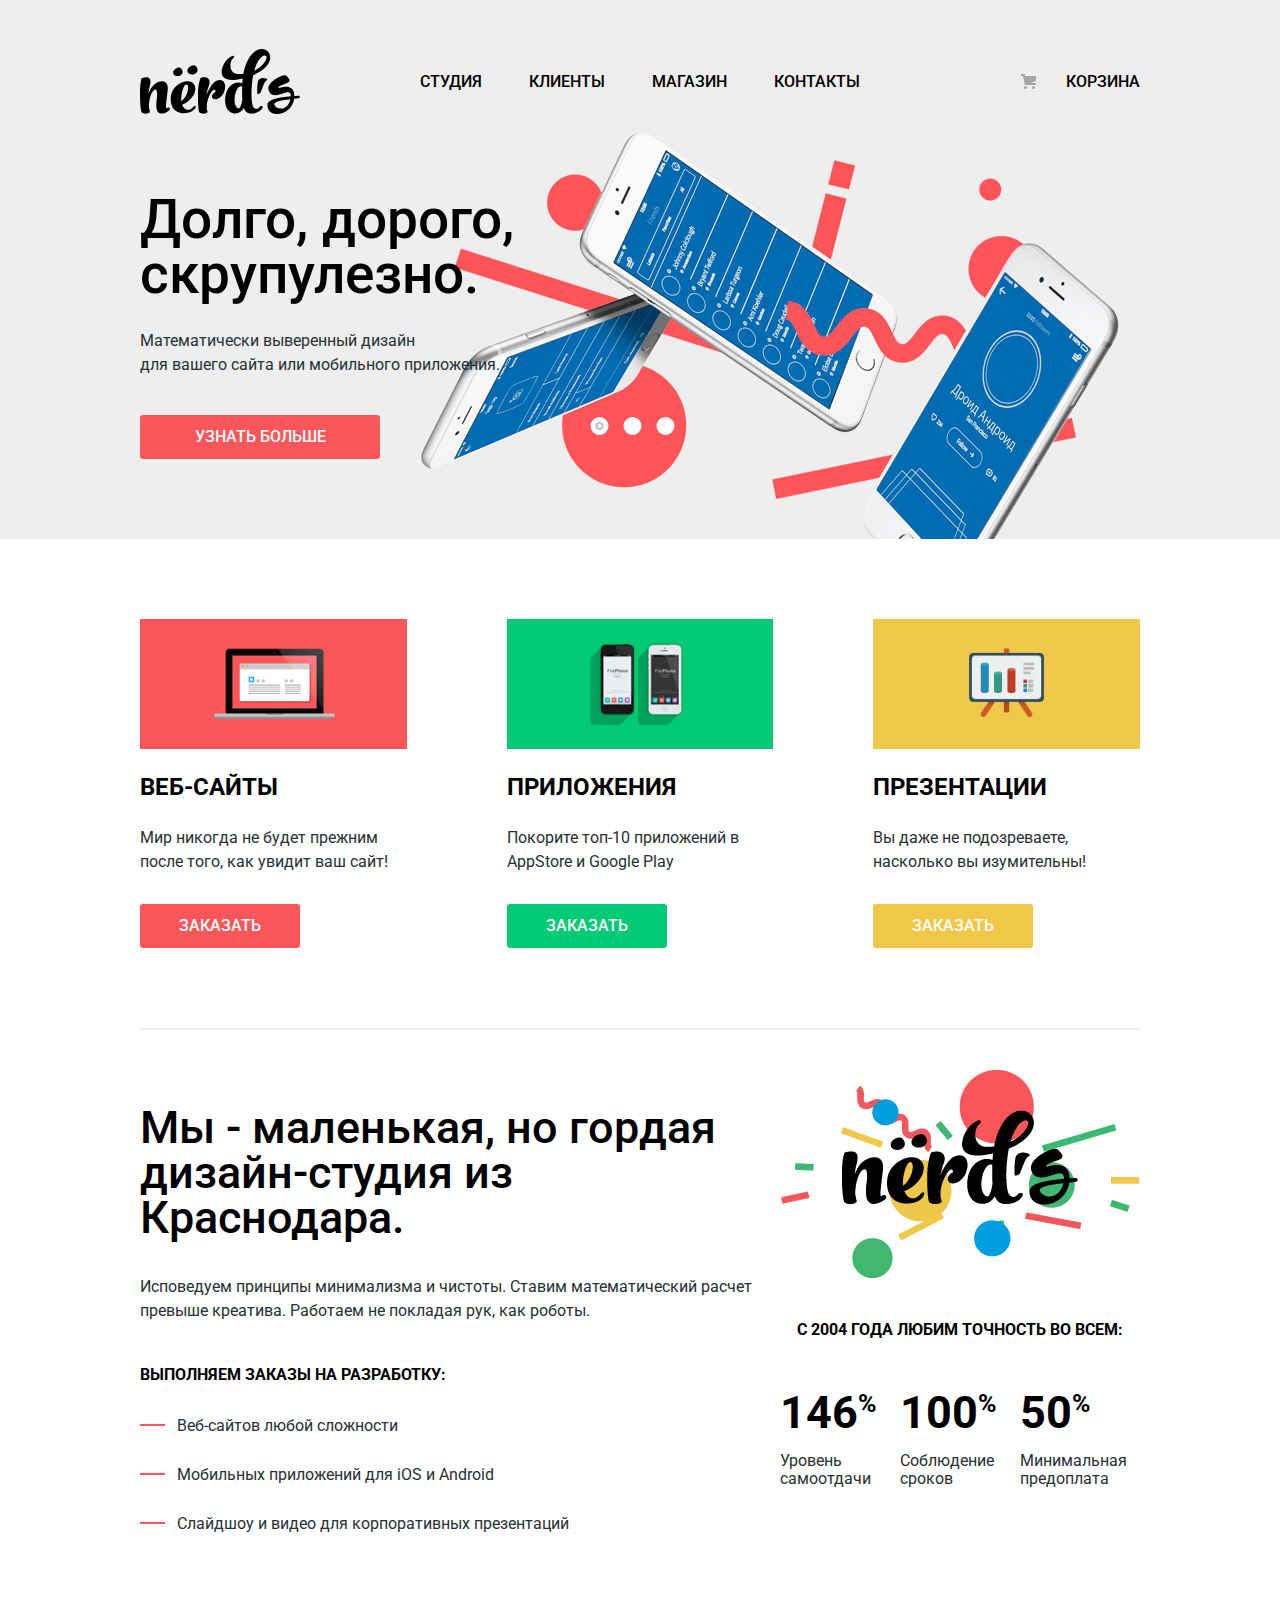
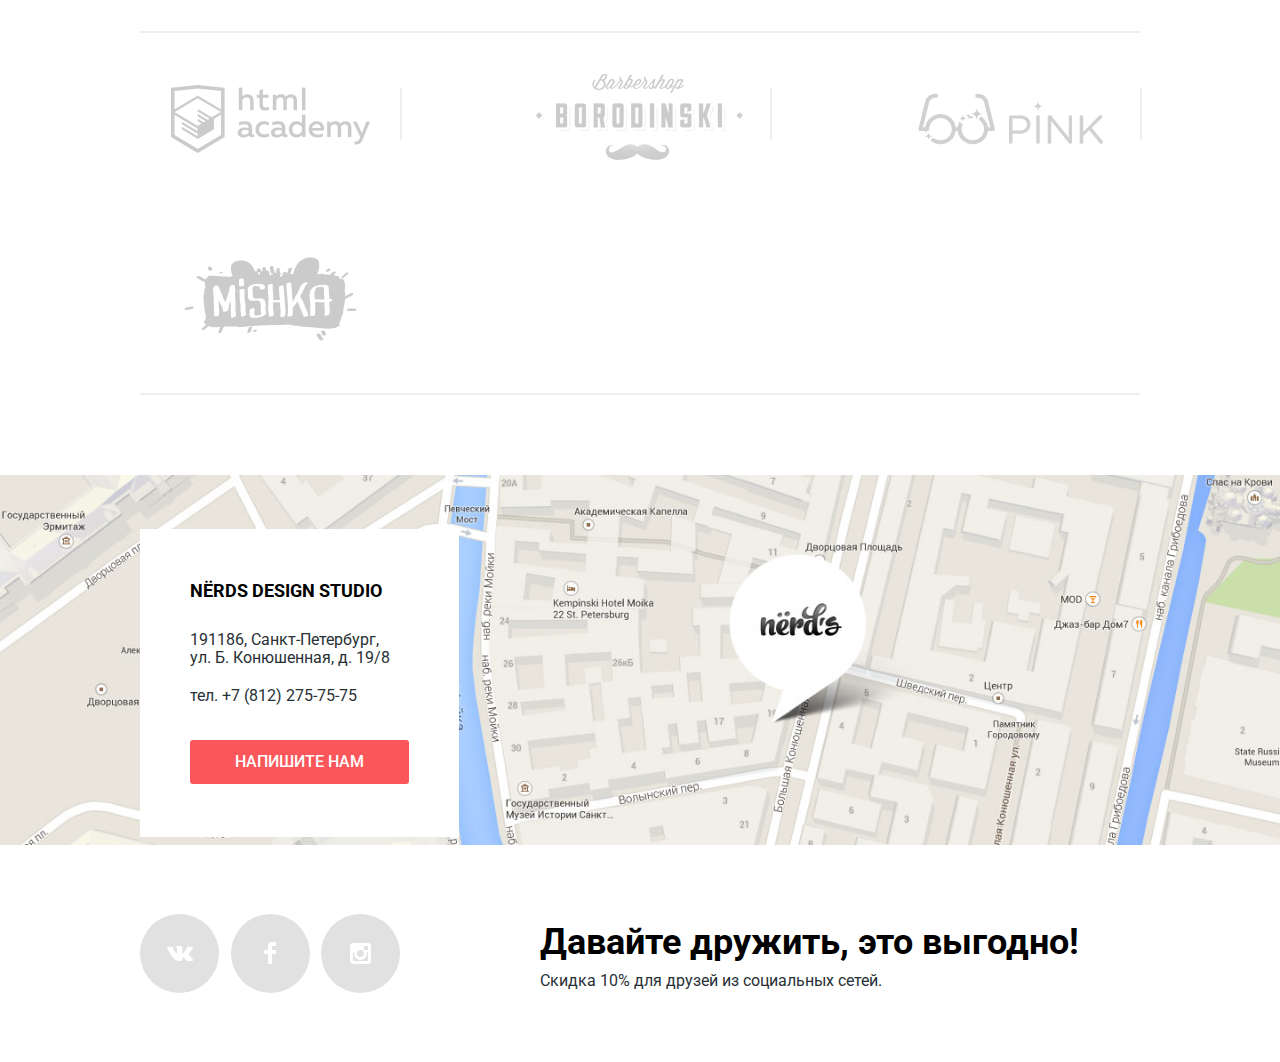
<file: index.html>
<!DOCTYPE html>
<html lang="ru">

<head>
    <meta charset="utf-8">
    <meta name="viewport" content="width=device-width, initial-scale=1">
    <title>HTML Academy: Нёрдс</title>
    <link rel="stylesheet" href="css/normalize.css">
    <link href="https://fonts.googleapis.com/css?family=Roboto:400,500,700&amp;subset=cyrillic" rel="stylesheet">
    <link rel="stylesheet" href="https://use.fontawesome.com/releases/v5.5.0/css/all.css" integrity="sha384-B4dIYHKNBt8Bc12p+WXckhzcICo0wtJAoU8YZTY5qE0Id1GSseTk6S+L3BlXeVIU"
        crossorigin="anonymous">
    <link rel="stylesheet" href="css/style.min.css">
</head>

<body>
    <header class="header">
        <div class="container">
            <nav class="main-navigation">
                <button class="btn-mobile-navigation">Меню</button>
                <img src="img/nerds-logo.svg" width="160" height="65" alt="Логотип дизайн-студии Nerds">
                <div class="main-nav-right">
                    <button class="btn-menu-close"><i class="fas fa-times"></i>Закрыть меню</button>
                    <ul class="site-navigation">
                        <li class="site-navigation-item"><a href="#">Студия</a></li>
                        <li class="site-navigation-item"><a href="#">Клиенты</a></li>
                        <li class="site-navigation-item"><a href="catalog.html">Магазин</a></li>
                        <li class="site-navigation-item"><a href="#">Контакты</a></li>
                    </ul>
                </div>
                <div class="basket">
                    <a class="site-navigation-item" href="#">Корзина</a>
                </div>

            </nav>
        </div>
    </header>

    <main>

        <h1 class="visually-hidden">Дизайн-студия «Nerds»</h1>

        <section class="promo">
            <div class="container">
                <h2 class="visually-hidden">Наши принципы работы</h2>
                <ul class="promo-slides">
                    <li class="promo-slide">
                        <p class="promo-slide-title">Долго, дорого,<br class="hidden-sm"> скрупулезно.</p>
                        <p class="promo-slide-description">Математически выверенный дизайн<br> для
                            вашего сайта или
                            мобильного
                            приложения.</p>
                        <a class="btn btn-promo" href="#">Узнать больше</a>
                    </li>
                    <li class="promo-slide">
                        <p class="promo-slide-title">Любим математику<br> как никто другой</p>
                        <p class="promo-slide-description">Никакого креатива, только математические формулы<br class="hidden-sm">
                            для
                            расчета
                            идеальных пропорций.</p>
                        <a class="btn btn-promo" href="#">Узнать больше</a>
                    </li>
                    <li class="promo-slide">
                        <p class="promo-slide-title">Только ночь,<br> только хардкор</p>
                        <p class="promo-slide-description">Работать днем, как все? Мы против этого.<br> Ближе к
                            полуночи
                            работа
                            только начинается.</p>
                        <a class="btn btn-promo" href="#">Узнать больше</a>
                    </li>
                </ul>
                <div class="slides-switches">
                    <p class="slides-switches-item">
                        <input type="radio" name="slide" id="first-slide" checked>
                        <label class="" for="first-slide">Первый слайд</label>
                    </p>
                    <p class="slides-switches-item">
                        <input type="radio" name="slide" id="second-slide">
                        <label class="" for="second-slide">Второй слайд</label>
                    </p>
                    <p class="slides-switches-item">
                        <input type="radio" name="slide" id="third-slide">
                        <label class="" for="third-slide">Третий слайд</label>
                    </p>
                </div>
            </div>
        </section>

        <div class="container">
            <section class="services">
                <h2 class="visually-hidden">Наши услуги</h2>
                <ul class="services-list">
                    <li class="services-item">
                        <img src="img/web-sites.png" width="300" height="146" alt="Ноутбук с макетом">
                        <h3 class="services-item-title">Веб-сайты</h3>
                        <p class="services-item-description">Мир никогда не будет прежним после того, как увидит ваш
                            сайт!</p>
                        <a class="btn btn-services" href="#">Заказать</a>
                    </li>
                    <li class="services-item">
                        <img src="img/apps.png" width="300" height="146" alt="Ihone с макетом">
                        <h3 class="services-item-title">Приложения</h3>
                        <p class="services-item-description">Покорите топ-10 приложений в AppStore и Google Play</p>
                        <a class="btn btn-green btn-services" href="#">Заказать</a>
                    </li>
                    <li class="services-item">
                        <img src="img/presentations.png" width="300" height="146" alt="Макет презентации">
                        <h3 class="services-item-title">Презентации</h3>
                        <p class="services-item-description">Вы даже не подозреваете, насколько вы изумительны!</p>
                        <a class="btn btn-yellow btn-services" href="#">Заказать</a>
                    </li>
                </ul>
            </section>
        </div>

        <section class="about-company">
            <h2 class="visually-hidden">О нас</h2>
            <div class="container">
                <div class="about-company-left">
                    <p class="about-company-title">Мы - маленькая, но гордая дизайн-студия из Краснодара.</p>
                    <p class="about-company-description">Исповедуем принципы минимализма и чистоты. Ставим
                        математический
                        расчет превыше креатива. Работаем не покладая рук, как роботы.</p>
                    <div class="about-company-list">
                        <p class="about-company-list-title">Выполняем заказы на разработку:</p>
                        <ul class="about-company-list-description">
                            <li class="about-company-list-item">Веб-сайтов любой сложности</li>
                            <li class="about-company-list-item">Мобильных приложений для iOS и Android</li>
                            <li class="about-company-list-item">Слайдшоу и видео для корпоративных презентаций</li>
                        </ul>
                    </div>
                </div>
                <div class="about-company-right">
                    <div class="about-company-logo"></div>
                    <p class="indicators-title">С 2004 года любим точность во всем:</p>
                    <!-- <table class="statistics-table">
                        <tr class="statistics-table-item">
                            <td class="value">146<span class="percent">%</span></td>
                            <td class="value">100<span class="percent">%</span></td>
                            <td class="value">50<span class="percent">%</span></td>
                        </tr>
                        <tr class="statistics-table-item">
                            <td class="value-description">Уровень самоотдачи</td>
                            <td class="value-description">Соблюдение сроков</td>
                            <td class="value-description">Минимальная предоплата</td>
                        </tr>
                    </table> -->
                    <div class="statistics-table">
                        <dl class="statistics-item">
                            <dt class="value">146<span class="percent">%</span></dt>
                            <dd class="value-description">Уровень самоотдачи</dd>
                        </dl>
                        <dl class="statistics-item">
                            <dt class="value">100<span class="percent">%</span></dt>
                            <dd class="value-description">Соблюдение сроков</dd>
                        </dl>
                        <dl class="statistics-item">
                            <dt class="value">50<span class="percent">%</span></dt>
                            <dd class="value-description">Минимальная предоплата</dd>
                        </dl>
                    </div>
                </div>
            </div>
        </section>

        <div class="container">
            <section class="partners">
                <h2 class="visually-hidden">Наши партнеры</h2>
                <ul class="partners-list">
                    <li class="partners-item">
                        <a href="#">
                            <img src="img/htmlacademy-logo.png" width="199" height="68" alt="Логотип HTML Academy">
                        </a>
                    </li>
                    <li class="partners-item">
                        <a href="#">
                            <img src="img/borodinski-logo.png" width="209" height="90" alt="Логотип барбершопа Borodinski">
                        </a>
                    </li>
                    <li class="partners-item">
                        <a href="#">
                            <img src="img/pink-logo.png" width="185" height="52" alt="Логотип PINK">
                        </a>
                    </li>
                    <li class="partners-item">
                        <a href="#">
                            <img src="img/mishka-logo.png" width="173" height="84" alt="Логотип MISHKA">
                        </a>
                    </li>
                </ul>
            </section>
        </div>

        <section class="contacts">
            <h2 class="visually-hidden">Как с нами связаться</h2>
            <iframe class="hidden-sm" src="https://www.google.com/maps/embed?pb=!1m18!1m12!1m3!1d1998.6036253002867!2d30.320858715769422!3d59.93871916905457!2m3!1f0!2f0!3f0!3m2!1i1024!2i768!4f13.1!3m3!1m2!1s0x4696310fca145cc1%3A0x42b32648d8238007!2z0JHQvtC70YzRiNCw0Y8g0JrQvtC90Y7RiNC10L3QvdCw0Y8g0YPQuy4sIDE5LzgsINCh0LDQvdC60YIt0J_QtdGC0LXRgNCx0YPRgNCzLCAxOTExODY!5e0!3m2!1sru!2sru!4v1543738728158"
                width="100%" height="100%" frameborder="0" style="border:0" allowfullscreen></iframe>
            <img class="map-placeholder" src="img/map.jpg" alt="Офис компании по адресу г. Санкт-Петербург, ул. Б. Конюшенная, д. 19/8">
            <div class="container">
                <div class="contacts-info">
                    <p class="contacts-info-title">NЁRDS DESIGN STUDIO</p>
                    <p class="contacts-info-description">191186, Санкт-Петербург,<br> ул. Б. Конюшенная, д. 19/8</p>
                    <p class="contacts-info-tel">тел. +7 (812) 275-75-75</p>
                    <button class="btn btn-contacts js-contacts-popup">Напишите нам</button>
                </div>
            </div>
        </section>

    </main>

    <footer class="footer">
        <div class="container">
            <ul class="footer-social">
                <li><a class="footer-social-item" href="#"><span class="visually-hidden">ВКонтакте</span>
                        <svg xmlns="http://www.w3.org/2000/svg" width="26" height="15" viewBox="0 0 26 15">
                            <path fill="#FFF" d="M16.138 11.51c.956-.309 2.18 2.04 3.483 2.939.978.681 1.727.534 1.727.534l3.473-.05s1.815-.112.957-1.554c-.071-.12-.503-1.069-2.585-3.022-2.177-2.043-1.882-1.712.739-5.244 1.597-2.153 2.236-3.468 2.036-4.028-.192-.539-1.365-.399-1.365-.399L20.69.713c-.381.001-.704.119-.851.515-.003.004-.621 1.666-1.445 3.079-1.741 2.989-2.436 3.148-2.724 2.961-.661-.433-.494-1.737-.494-2.664 0-2.897.432-4.105-.846-4.417-.427-.104-.739-.172-1.828-.182-1.392-.021-2.574 0-3.244.329-.445.223-.786.712-.579.74.26.035.843.16 1.155.586.401.552.389 1.789.389 1.789s.229 3.411-.54 3.834c-.528.29-1.25-.302-2.803-3.016-.793-1.388-1.392-2.922-1.392-2.922s-.116-.285-.326-.441c-.25-.185-.6-.244-.6-.244L.848.684S.29.7.085.946c-.182.218-.015.668-.015.668s2.909 6.881 6.203 10.347c3.02 3.182 6.452 2.971 6.452 2.971h1.555s.469-.054.709-.312c.224-.24.214-.691.214-.691s-.031-2.109.935-2.419z" />
                        </svg>
                    </a></li>
                <li><a class="footer-social-item" href="#"><span class="visually-hidden">Facebook</span>
                        <svg xmlns="http://www.w3.org/2000/svg" width="12" height="22" viewBox="0 0 12 22">
                            <path fill="#FFF" d="M12 4V0H8a4 4 0 0 0-4 4v4H0v4h4v10h4V12h4V8H8V4h4z" />
                        </svg>
                    </a></li>
                <li><a class="footer-social-item" href="#"><span class="visually-hidden">Instagram</span>
                        <svg xmlns="http://www.w3.org/2000/svg" width="21" height="21" viewBox="0 0 21 21">
                            <path fill="#FFF" d="M18 0H3C1.35 0 0 1.35 0 3v15c0 1.65 1.35 3 3 3h15c1.65 0 3-1.35 3-3V3c0-1.65-1.35-3-3-3zm-7.5 7c1.93 0 3.5 1.57 3.5 3.5S12.43 14 10.5 14 7 12.43 7 10.5 8.57 7 10.5 7zM18 18H3V9h1.181A6.504 6.504 0 0 0 4 10.5a6.5 6.5 0 1 0 13 0 6.45 6.45 0 0 0-.181-1.5H18v9zm0-11h-4V3h4v4z" />
                        </svg>
                    </a></li>
            </ul>
            <div class="call-to-follow">
                <p class="call-to-follow-title">Давайте дружить, это выгодно!</p>
                <p class="call-to-follow-description">Скидка 10% для друзей из социальных сетей.</p>
            </div>
        </div>
    </footer>

    <section class="popup js-feedback-popup">
        <h2 class="visually-hidden">Форма обратной связи</h2>
        <p class="popup-title">Напишите нам</p>
        <form class="feedback-form" action="https://echo.htmlacademy.ru" method="post">
            <div class="feedback-form-contacts-info">
                <p class="feedback-form-item">
                    <label for="feedback-name-field">Ваше имя:</label>
                    <input type="text" name="feedback-name" placeholder="Имя Фамилия" id="feedback-name-field" required>
                </p>

                <p class="feedback-form-item">
                    <label for="feedback-email-field">Ваш e-mail:</label>
                    <input type="email" name="feedback-email" placeholder="email@example.com" id="feedback-email-field"
                        required>
                </p>
            </div>
            <p class="feedback-form-item">
                <label for="feedback-comment-field">Текст письма:</label>
                <textarea name="feedback-comment" id="feedback-comment-field" required>В свободной форме</textarea>
            </p>
        </form>
        <button class="btn btn-popup">Отправить</button>
        <button class="popup-close" type="button">Закрыть</button>
    </section>
    <div class="modal-overlay"></div>

    <script src="js/jquery-3.3.1.min.js"></script>
    <script src="js/script.min.js"></script>

</body>

</html>
</file>
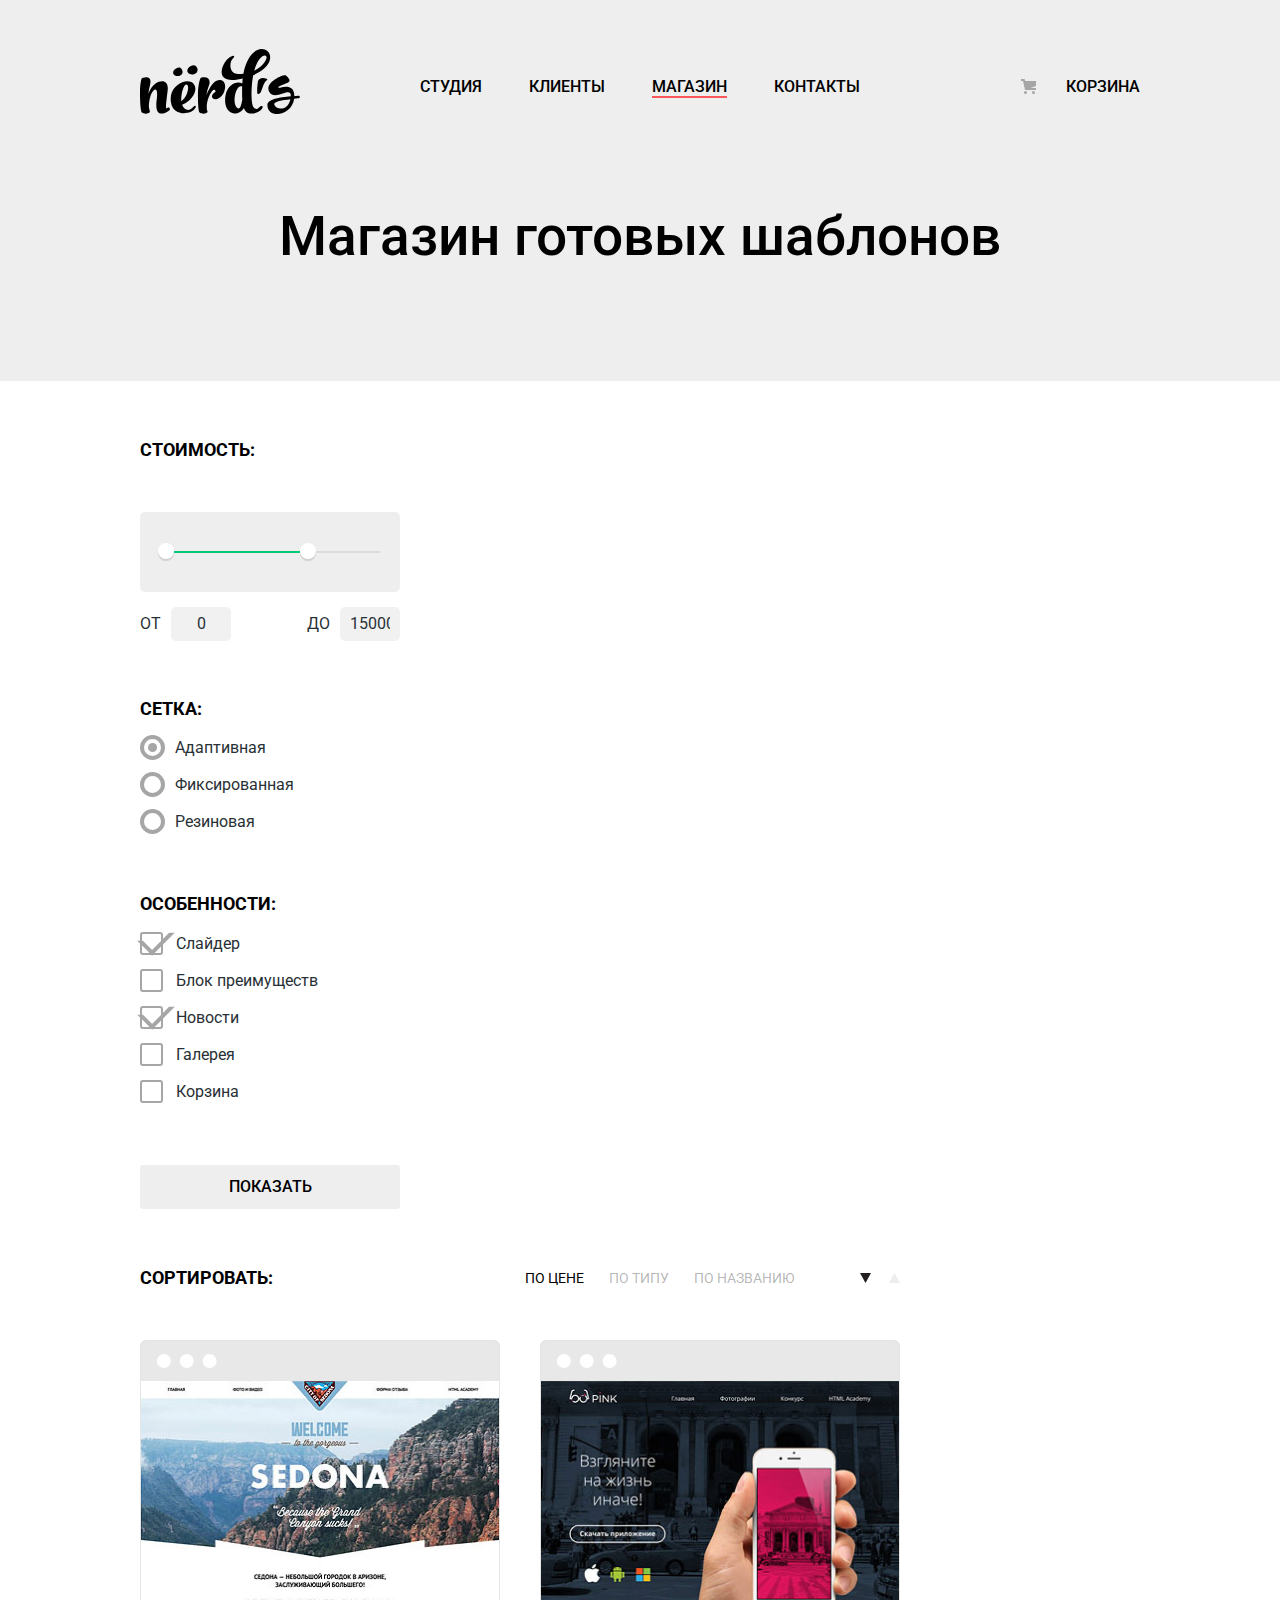
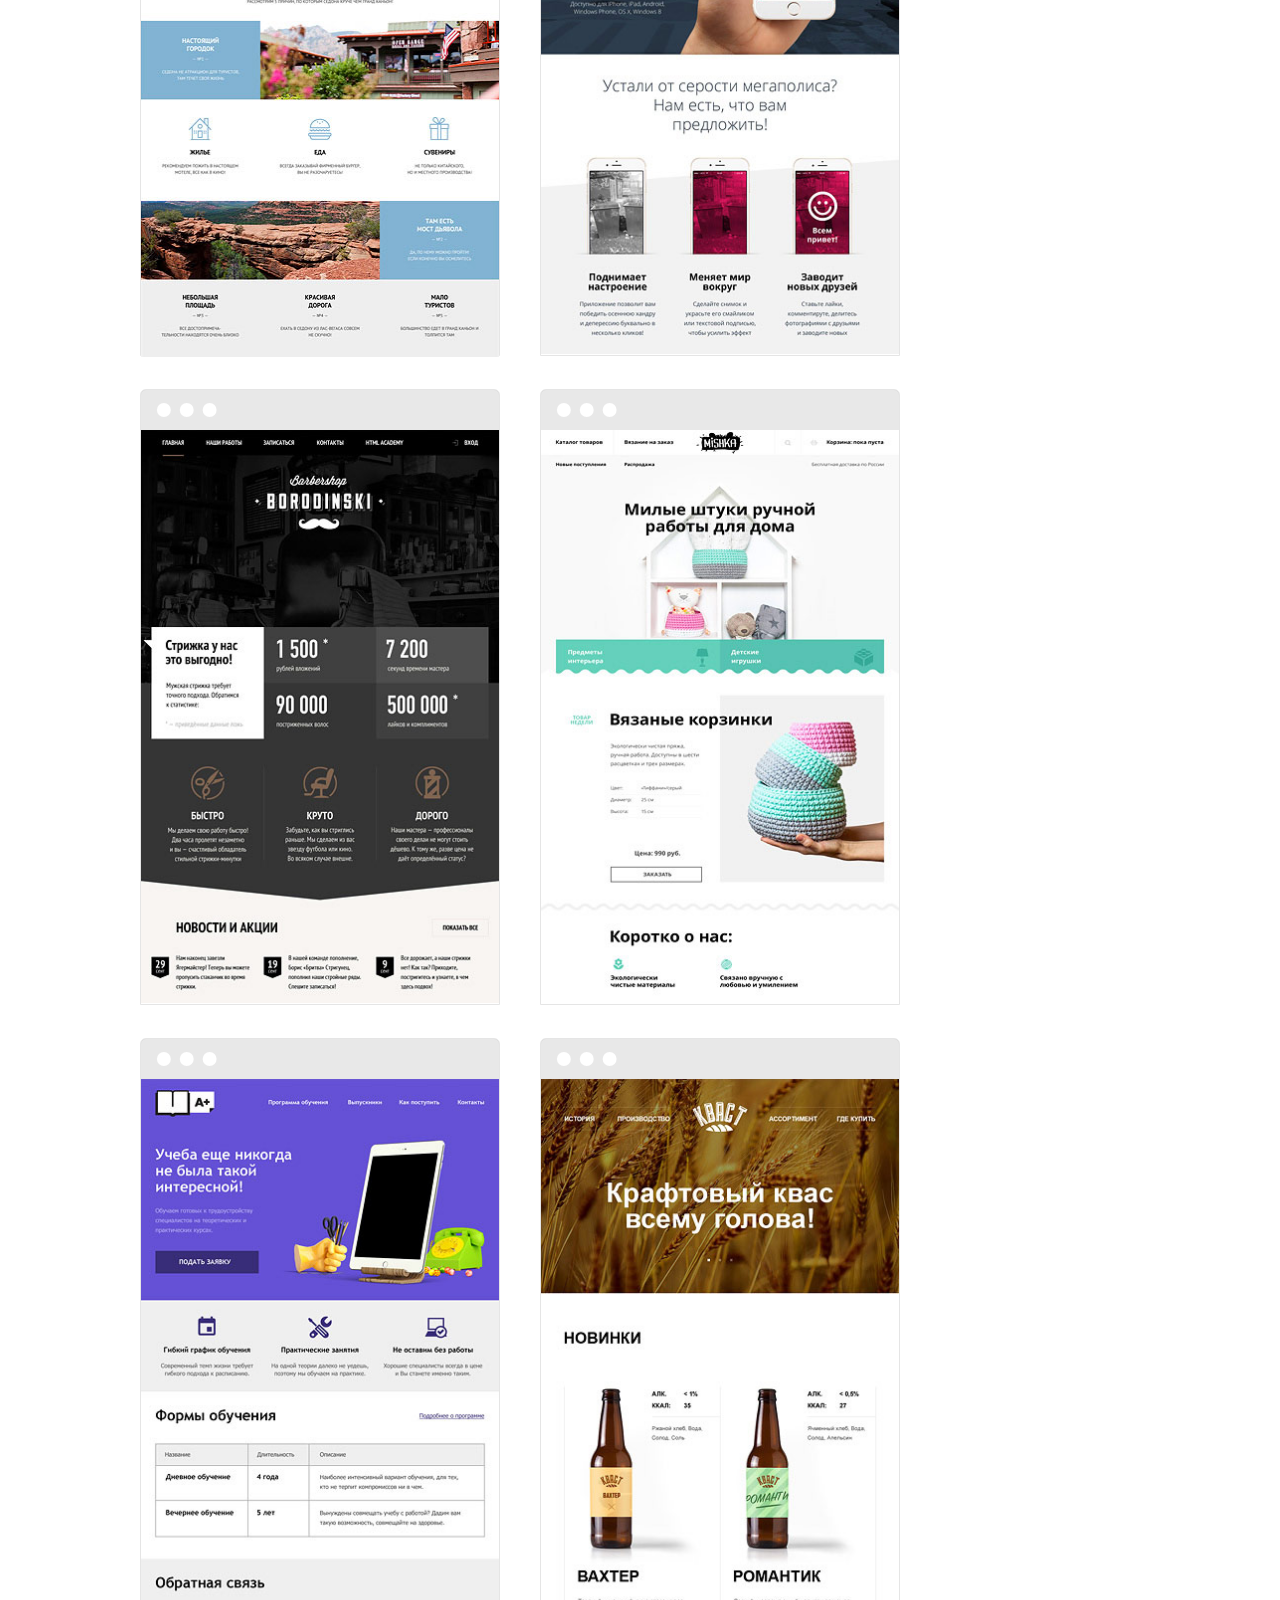
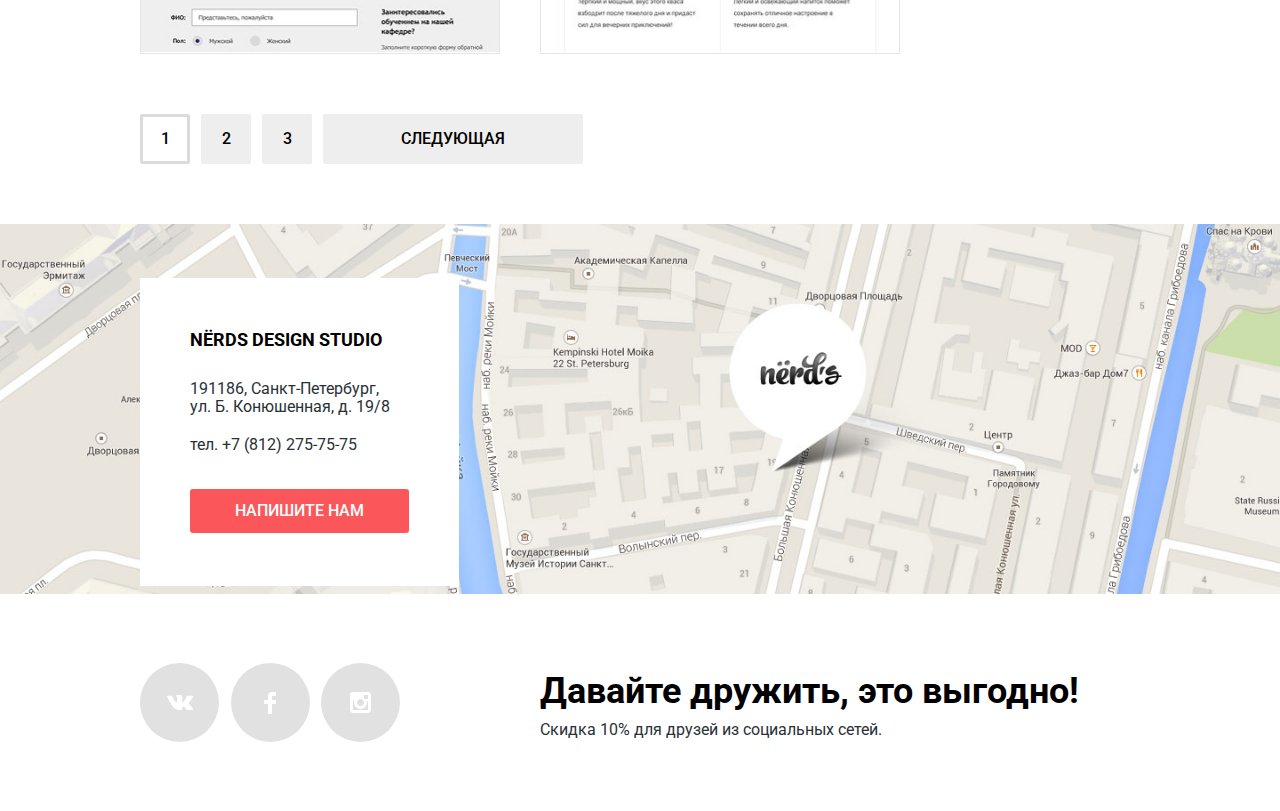
<file: catalog.html>
<!DOCTYPE html>
<html lang="ru">

<head>
    <meta charset="utf-8">
    <meta name="viewport" content="width=device-width, initial-scale=1">
    <title>Нёрдс: магазин</title>
    <link rel="stylesheet" href="css/normalize.css">
    <link href="https://fonts.googleapis.com/css?family=Roboto:400,500,700&amp;subset=cyrillic" rel="stylesheet">
    <link rel="stylesheet" href="https://use.fontawesome.com/releases/v5.5.0/css/all.css" integrity="sha384-B4dIYHKNBt8Bc12p+WXckhzcICo0wtJAoU8YZTY5qE0Id1GSseTk6S+L3BlXeVIU"
        crossorigin="anonymous">
    <link rel="stylesheet" href="css/style.min.css">
</head>

<body>
    <header class="header">
        <div class="container">
            <nav class="main-navigation">
                <button class="btn-mobile-navigation">Меню</button>
                <a href="index.html">
                    <img src="img/nerds-logo.svg" width="160" height="65" alt="Логотип дизайн-студии Nerds">
                </a>
                <div class="main-nav-right">
                    <button class="btn-menu-close"><i class="fas fa-times"></i>Закрыть меню</button>
                    <ul class="site-navigation">
                        <li class="site-navigation-item"><a href="#">Студия</a></li>
                        <li class="site-navigation-item"><a href="#">Клиенты</a></li>
                        <li class="site-navigation-item site-navigation-item-current"><a href="catalog.html">Магазин</a></li>
                        <li class="site-navigation-item"><a href="#">Контакты</a></li>
                    </ul>
                </div>
                <div class="basket">
                    <a class="site-navigation-item" href="#">Корзина</a>
                </div>

            </nav>
        </div>
    </header>

    <main>
        <div class="page-title container">
            <h1>Магазин готовых шаблонов</h1>
        </div>
        <div class="page-content">
            <div class="container">
                <button class="btn-filters-form">Открыть дополнительный фильтр поиска<i class="fas fa-angle-down"></i></button>
                <section class="filters">
                    <h2 class="visually-hidden">Фильтр товаров</h2>

                    <form class="filters-form" action="https://echo.htmlacademy.ru" method="GET">
                        <fieldset class="filter-item filter-item-price">
                            <legend>Стоимость:</legend>
                            <!-- <input class="filters-range-input" type="range" min="0" max="20000" step="1"> -->
                            <div class="range-filter">
                                <div class="range-controls">
                                    <div class="scale">
                                        <div class="bar"></div>
                                    </div>
                                    <div class="toggle toggle-min"></div>
                                    <div class="toggle toggle-max"></div>
                                </div>
                                <div class="price-controls">
                                    <label class="filters-range-label min-price">От<input class="min-price" type="text"
                                            name="range-min" value="0"></label>
                                    <label class="filters-range-label max-price">До<input class="max-price" type="text"
                                            name="range-max" value="15000"></label>
                                </div>
                            </div>
                        </fieldset>
                        <fieldset class="filter-item filter-item-grid">
                            <legend>Сетка:</legend>
                            <p>
                                <input class="filters-radio-input" type="radio" name="grid" value="adaptive" id="adaptive-field"
                                    checked>
                                <label class="filters-radio-label" for="adaptive-field"><span class="filters-radio-indicator"></span>Адаптивная</label>
                            </p>
                            <p>
                                <input class="filters-radio-input" type="radio" name="grid" value="fix" id="fix-field">
                                <label class="filters-radio-label" for="fix-field"><span class="filters-radio-indicator"></span>Фиксированная</label>
                            </p>
                            <p>
                                <input class="filters-radio-input" type="radio" name="grid" value="rubber" id="rubber-field">
                                <label class="filters-radio-label" for="rubber-field"><span class="filters-radio-indicator"></span>Резиновая</label>
                            </p>
                        </fieldset>
                        <fieldset class="filter-item filter-item-features">
                            <legend>Особенности:</legend>
                            <p>
                                <input class="filters-check-input" type="checkbox" name="feature" value="slider-feature"
                                    id="check-1" checked>
                                <label class="filters-check-label" for="check-1"><span class="filter-check-indicator"></span>Слайдер</label>
                            </p>
                            <p>
                                <input class="filters-check-input" type="checkbox" name="feature" value="features-block-feature"
                                    id="check-2">
                                <label class="filters-check-label" for="check-2"><span class="filter-check-indicator"></span>Блок
                                    преимуществ</label>
                            </p>
                            <p>
                                <input class="filters-check-input" type="checkbox" name="feature" value="news-feature"
                                    id="check-3" checked>
                                <label class="filters-check-label" for="check-3"><span class="filter-check-indicator"></span>Новости</label>
                            </p>
                            <p>
                                <input class="filters-check-input" type="checkbox" name="feature" value="galary-feature"
                                    id="check-4">
                                <label class="filters-check-label" for="check-4"><span class="filter-check-indicator"></span>Галерея</label>
                            </p>
                            <p>
                                <input class="filters-check-input" type="checkbox" name="feature" value="busket-feature"
                                    id="check-5">
                                <label class="filters-check-label" for="check-5"><span class="filter-check-indicator"></span>Корзина</label>
                            </p>
                        </fieldset>
                    </form>
                    <button class="btn btn-filters">Показать</button>

                </section>

                <div class="catalog-right-side">
                    <section class="sorting">
                        <h2 class="visually-hidden">Сортировка товаров</h2>
                        <p class="sorting-title">Сортировать:</p>
                        <div class="sorting-content">
                            <ul class="sorting-list">
                                <li><a class="sorting-item sorting-item-current" href="#">По цене</a></li>
                                <li><a class="sorting-item" href="#">По типу</a></li>
                                <li><a class="sorting-item" href="#">По названию</a></li>
                            </ul>
                            <div class="sorting-controls">
                                <a class="sorting-controls-down sorting-controls-current" href="#" aria-label="От большего к меньшему"><span
                                        class="visually-hidden">От
                                        большего к меньшему</span>
                                    <svg xmlns="http://www.w3.org/2000/svg" width="11" height="10" viewBox="0 0 11 10">
                                        <path fill="#231F20" d="M5.5 10L0 0h11" />
                                    </svg>
                                </a>
                                <a class="sorting-controls-up" href="#" aria-label="От меньшего к большему"><span class="visually-hidden">От
                                        меньшего к
                                        большему</span>
                                    <svg xmlns="http://www.w3.org/2000/svg" width="11" height="10" viewBox="0 0 11 10">
                                        <path fill="#231F20" d="M5.5 0L0 10h11z" />
                                    </svg>
                                </a>
                            </div>
                        </div>
                    </section>

                    <section class="catalog">
                        <h2 class="visually-hidden">Каталог готовых шаблонов</h2>
                        <ul class="catalog-list">
                            <li class="catalog-item">
                                <div class="catalog-item-image">
                                    <img class="img-browser" src="img/browser.svg" width="360" height="40" alt="Браузер">
                                    <img class="img-product" src="img/img-sedona.jpg" width="360" height="576" alt="Шаблон сайта Sedona">
                                </div>
                                <div class="catalog-item-info catalog-item-hover">
                                    <h3><a class="catalog-item-title" href=" #">Sedona</a></h3>
                                    <p class="catalog-item-description">Информационный сайт для туристов</p>
                                    <button class="btn btn-catalog">9 900 руб.</button>
                                </div>
                            </li>

                            <li class="catalog-item">
                                <div class="catalog-item-image">
                                    <img class="img-browser" src="img/browser.svg" width="360" height="40" alt="Браузер">
                                    <img src="img/img-pink.jpg" width="360" height="576" alt="Шаблон сайта Pink">
                                </div>
                                <div class="catalog-item-info catalog-item-hover">
                                    <h3><a class="catalog-item-title" href=" #">Pink App</a></h3>
                                    <p class="catalog-item-description">Продуктовый лендинг приложения для iOS и
                                        Android</p>
                                    <button class="btn btn-catalog">9 900 руб.</button>
                                </div>
                            </li>

                            <li class="catalog-item">
                                <div class="catalog-item-image">
                                    <img class="img-browser" src="img/browser.svg" width="360" height="40" alt="Браузер">
                                    <img src="img/img-barbershop.jpg" width="360" height="576" alt="Шаблон сайта Barbershop Borodinski">
                                </div>
                                <div class="catalog-item-info catalog-item-hover">
                                    <h3><a class="catalog-item-title" href="#">Barbershop</a></h3>
                                    <p class="catalog-item-description">Сайт салона красоты. Для мужчин, да.</p>
                                    <button class="btn btn-catalog">9 900 руб.</button>
                                </div>
                            </li>

                            <li class="catalog-item">
                                <div class="catalog-item-image">
                                    <img class="img-browser" src="img/browser.svg" width="360" height="40" alt="Браузер">
                                    <img src="img/img-mishka.jpg" width="360" height="576" alt="Шаблон сайта Mishka">
                                </div>
                                <div class="catalog-item-info catalog-item-hover">
                                    <h3><a class="catalog-item-title" href=" #">Mishka</a></h3>
                                    <p class="catalog-item-description">Интернет-магазин вязаных игрушек</p>
                                    <button class="btn btn-catalog">9 900 руб.</button>
                                </div>
                            </li>

                            <li class="catalog-item">
                                <div class="catalog-item-image">
                                    <img class="img-browser" src="img/browser.svg" width="360" height="40" alt="Браузер">
                                    <img src="img/img-aplus.jpg" width="360" height="576" alt="Шаблон сайта A Plus">
                                </div>
                                <div class="catalog-item-info catalog-item-hover">
                                    <h3><a class="catalog-item-title" href=" #">A Plus</a></h3>
                                    <p class="catalog-item-description">Лендинг курсов повышения квалификации</p>
                                    <button class="btn btn-catalog">9 900 руб.</button>
                                </div>
                            </li>

                            <li class="catalog-item">
                                <div class="catalog-item-image">
                                    <img class="img-browser" src="img/browser.svg" width="360" height="40" alt="Браузер">
                                    <img src="img/img-kvast.jpg" width="360" height="576" alt="Шаблон сайта Кваст">
                                </div>
                                <div class="catalog-item-info catalog-item-hover">
                                    <h3><a class="catalog-item-title" href=" #">Кваст</a></h3>
                                    <p class="catalog-item-description">Промо-сайт производителя крафтового кваса</p>
                                    <button class="btn btn-catalog">9 900 руб.</button>
                                </div>
                            </li>
                        </ul>
                    </section>


                    <ul class="pagination-list">
                        <li class="pagination-item pagination-item-current"><a>1</a></li>
                        <li class="pagination-item"><a href="#">2</a></li>
                        <li class="pagination-item"><a href="#">3</a></li>
                        <li class="pagination-item"><a class="pagination-item-next" href="#">Следующая</a></li>
                    </ul>
                </div>
            </div>
        </div>

        <section class="contacts">
            <h2 class="visually-hidden">Как с нами связаться</h2>
            <iframe class="hidden-sm" src="https://www.google.com/maps/embed?pb=!1m18!1m12!1m3!1d1998.6036253002867!2d30.320858715769422!3d59.93871916905457!2m3!1f0!2f0!3f0!3m2!1i1024!2i768!4f13.1!3m3!1m2!1s0x4696310fca145cc1%3A0x42b32648d8238007!2z0JHQvtC70YzRiNCw0Y8g0JrQvtC90Y7RiNC10L3QvdCw0Y8g0YPQuy4sIDE5LzgsINCh0LDQvdC60YIt0J_QtdGC0LXRgNCx0YPRgNCzLCAxOTExODY!5e0!3m2!1sru!2sru!4v1543738728158"
                width="100%" height="100%" frameborder="0" style="border:0" allowfullscreen></iframe>
            <img class="map-placeholder" src="img/map.jpg" alt="Офис компании по адресу г. Санкт-Петербург, ул. Б. Конюшенная, д. 19/8">
            <div class="container">
                <div class="contacts-info">
                    <p class="contacts-info-title">NЁRDS DESIGN STUDIO</p>
                    <p class="contacts-info-description">191186, Санкт-Петербург,<br> ул. Б. Конюшенная, д. 19/8</p>
                    <p class="contacts-info-tel">тел. +7 (812) 275-75-75</p>
                    <button class="btn btn-contacts js-contacts-popup">Напишите нам</button>
                </div>
            </div>
        </section>

    </main>

    <footer class="footer">
        <div class="container">
            <ul class="footer-social">
                <li><a class="footer-social-item" href="#"><span class="visually-hidden">ВКонтакте</span>
                        <svg xmlns="http://www.w3.org/2000/svg" width="26" height="15" viewBox="0 0 26 15">
                            <path fill="#FFF" d="M16.138 11.51c.956-.309 2.18 2.04 3.483 2.939.978.681 1.727.534 1.727.534l3.473-.05s1.815-.112.957-1.554c-.071-.12-.503-1.069-2.585-3.022-2.177-2.043-1.882-1.712.739-5.244 1.597-2.153 2.236-3.468 2.036-4.028-.192-.539-1.365-.399-1.365-.399L20.69.713c-.381.001-.704.119-.851.515-.003.004-.621 1.666-1.445 3.079-1.741 2.989-2.436 3.148-2.724 2.961-.661-.433-.494-1.737-.494-2.664 0-2.897.432-4.105-.846-4.417-.427-.104-.739-.172-1.828-.182-1.392-.021-2.574 0-3.244.329-.445.223-.786.712-.579.74.26.035.843.16 1.155.586.401.552.389 1.789.389 1.789s.229 3.411-.54 3.834c-.528.29-1.25-.302-2.803-3.016-.793-1.388-1.392-2.922-1.392-2.922s-.116-.285-.326-.441c-.25-.185-.6-.244-.6-.244L.848.684S.29.7.085.946c-.182.218-.015.668-.015.668s2.909 6.881 6.203 10.347c3.02 3.182 6.452 2.971 6.452 2.971h1.555s.469-.054.709-.312c.224-.24.214-.691.214-.691s-.031-2.109.935-2.419z" />
                        </svg>
                    </a></li>
                <li><a class="footer-social-item" href="#"><span class="visually-hidden">Facebook</span>
                        <svg xmlns="http://www.w3.org/2000/svg" width="12" height="22" viewBox="0 0 12 22">
                            <path fill="#FFF" d="M12 4V0H8a4 4 0 0 0-4 4v4H0v4h4v10h4V12h4V8H8V4h4z" />
                        </svg>
                    </a></li>
                <li><a class="footer-social-item" href="#"><span class="visually-hidden">Instagram</span>
                        <svg xmlns="http://www.w3.org/2000/svg" width="21" height="21" viewBox="0 0 21 21">
                            <path fill="#FFF" d="M18 0H3C1.35 0 0 1.35 0 3v15c0 1.65 1.35 3 3 3h15c1.65 0 3-1.35 3-3V3c0-1.65-1.35-3-3-3zm-7.5 7c1.93 0 3.5 1.57 3.5 3.5S12.43 14 10.5 14 7 12.43 7 10.5 8.57 7 10.5 7zM18 18H3V9h1.181A6.504 6.504 0 0 0 4 10.5a6.5 6.5 0 1 0 13 0 6.45 6.45 0 0 0-.181-1.5H18v9zm0-11h-4V3h4v4z" />
                        </svg>
                    </a></li>
            </ul>
            <div class="call-to-follow">
                <p class="call-to-follow-title">Давайте дружить, это выгодно!</p>
                <p class="call-to-follow-description">Скидка 10% для друзей из социальных сетей.</p>
            </div>
        </div>
    </footer>

    <section class="popup js-feedback-popup">
        <h2 class="visually-hidden">Форма обратной связи</h2>
        <p class="popup-title">Напишите нам</p>
        <form class="feedback-form" action="https://echo.htmlacademy.ru" method="post">
            <div class="feedback-form-contacts-info">
                <p class="feedback-form-item">
                    <label for="feedback-name-field">Ваше имя:</label>
                    <input type="text" name="feedback-name" placeholder="Имя Фамилия" id="feedback-name-field" required>
                </p>

                <p class="feedback-form-item">
                    <label for="feedback-email-field">Ваш e-mail:</label>
                    <input type="email" name="feedback-email" placeholder="email@example.com" id="feedback-email-field"
                        required>
                </p>
            </div>
            <p class="feedback-form-item">
                <label for="feedback-comment-field">Текст письма:</label>
                <textarea name="feedback-comment" id="feedback-comment-field" required>В свободной форме</textarea>
            </p>
        </form>
        <button class="btn btn-popup">Отправить</button>
        <button class="popup-close" type="button">Закрыть</button>
    </section>
    <div class="modal-overlay"></div>

    <script src="js/jquery-3.3.1.min.js"></script>
    <script src="js/script.min.js"></script>
</body>

</html>
</file>
<file: css/style.min.css>
body,html{overflow-x:hidden}body{margin:0;padding:0;font-family:"Roboto",Arial,sans-serif;font-size:16px;line-height:24px;font-weight:400;color:#283136;background-color:#fff}*{-webkit-box-sizing:border-box;box-sizing:border-box}a{text-decoration:none}img{max-width:100%;height:auto}.visually-hidden:not(:focus):not(:active),input[type=checkbox].visually-hidden,input[type=radio].visually-hidden{position:absolute;width:1px;height:1px;margin:-1px;border:0;padding:0;white-space:nowrap;-webkit-clip-path:inset(100%);clip-path:inset(100%);clip:rect(0 0 0 0);overflow:hidden}.header{background-color:#eee}.main-navigation{line-height:30px;font-weight:500;text-transform:uppercase;display:-webkit-box;display:-ms-flexbox;display:flex;-webkit-box-pack:justify;-ms-flex-pack:justify;justify-content:space-between;-webkit-box-align:center;-ms-flex-align:center;align-items:center;padding-top:49px}.btn-menu-close,.btn-mobile-navigation{display:none}.main-navigation img{width:160px;height:65px}.main-navigation img:hover{opacity:.8}.main-navigation img:active{opacity:.3}.site-navigation{list-style:none;margin:0;padding:0;width:440px;display:-webkit-box;display:-ms-flexbox;display:flex;-webkit-box-pack:justify;-ms-flex-pack:justify;justify-content:space-between;-ms-flex-wrap:wrap;flex-wrap:wrap}.basket,.promo{position:relative}.basket{width:160px;text-align:right}.basket a::before{content:"";position:absolute;top:7px;left:41px;width:15px;height:15px;background-image:url(../img/cart-icon.svg);background-repeat:no-repeat;background-position:0 0}.basket a,.site-navigation a{color:#000}.basket a:hover,.site-navigation a:hover{color:#fb565a}.basket a:active,.site-navigation a:active{color:rgba(0,0,0,.3)}.promo{background-color:#eee}.promo-slides{list-style:none;margin:0;padding:0}.promo-slide{display:none;padding:78px 0 80px}.promo-slide:nth-child(1){display:block;background-image:url(../img/slide1.png);background-repeat:no-repeat;background-position:93% 18px}.promo-slide:nth-child(2),.promo-slide:nth-child(3){background-image:url(../img/slide2.png);background-repeat:no-repeat;background-position:100% 0}.promo-slide:nth-child(3){background-image:url(../img/slide3.png);background-position:100% 20px}.page-title h1,.promo-slide .promo-slide-title{font-size:55px;line-height:55px;font-weight:500;color:#000;margin:0}.promo-slide .promo-slide-title{max-width:600px;margin-bottom:27px}.promo-slide-description{max-width:430px;margin:0 0 38px}.btn{display:block;width:240px;padding:13px 0;line-height:18px;font-weight:500;color:#fff;text-transform:uppercase;text-align:center;background-color:#fb565a;border-radius:3px;border:0}.btn:hover{background-color:#e74246}.btn:active{color:rgba(255,255,255,.3);background-color:#d7373b;-webkit-box-shadow:0 3px rgba(0,0,0,.1) inset;box-shadow:0 3px rgba(0,0,0,.1) inset}.slides-switches{display:-webkit-box;display:-ms-flexbox;display:flex;position:absolute;left:50%;bottom:104px;z-index:100;font-size:0;-webkit-transform:translateX(-50%);-ms-transform:translateX(-50%);transform:translateX(-50%);line-height:0}.slides-switches p{margin:0;padding:0}.slides-switches label{position:relative;display:inline-block;width:18px;height:18px;padding:8px;margin-right:15px;border-radius:50%;cursor:pointer;background-color:#fff}.slides-switches input{opacity:0;position:absolute}.slides-switches input:checked+label::before{content:"";position:absolute;left:50%;top:50%;z-index:2;width:4px;height:4px;margin:-4px;background-color:inherit;border:2px solid #c1c1c1;border-radius:50%}.services{padding-top:80px;padding-bottom:80px;border-bottom:2px solid #eee}.services-list{list-style:none;padding:0;margin:0 -50px;display:-webkit-box;display:-ms-flexbox;display:flex}.services-item{max-width:300px;width:100%;margin:0 50px}.services-item img{display:block}.services-item-title{font-size:24px;line-height:30px;font-weight:700;color:#000;text-transform:uppercase;margin:23px 0 24px}.services-item-description{margin:0 0 30px}.btn-services{width:160px}.btn-green{background-color:#00ca74}.btn-green:hover{background-color:#00bc6c}.btn-green:active{background-color:#00aa62}.btn-yellow{background-color:#efc84a}.btn-yellow:hover{background-color:#eab534}.btn-yellow:active{background-color:#e5a722}.about-company{padding-top:40px;padding-bottom:70px}.about-company .container{display:-webkit-box;display:-ms-flexbox;display:flex;-webkit-box-pack:justify;-ms-flex-pack:justify;justify-content:space-between}.about-company-left{max-width:660px;width:100%}.about-company-title,.popup-title{font-size:45px;line-height:45px;font-weight:500;color:#000;margin:0}.about-company-title{margin-top:35px;margin-bottom:35px;max-width:660px}.about-company-description{max-width:660px;margin:0 0 40px}.about-company-list{max-width:460px}.about-company-list-title,.indicators-title{font-weight:700;color:#000;text-transform:uppercase;margin:0}.about-company-list-title{margin-bottom:27px}.about-company-list-description{margin:0;padding:0;list-style:none}.about-company-list-item{position:relative;padding-left:37px;margin-bottom:25px}.about-company-list-item::before{content:"";position:absolute;top:10px;left:0;width:25px;height:2px;background-color:#fb565a}.about-company-logo,.about-company-right{max-width:360px;width:100%}.about-company-logo{height:208px;background-image:url(../img/nerds-illustration.png);background-repeat:no-repeat;background-size:contain;margin-bottom:40px}.indicators-title{text-align:center;margin-bottom:50px}.footer .container,.statistics-table{display:-webkit-box;display:-ms-flexbox;display:flex}.statistics-item,.value{margin:0}.value,.value-description{max-width:120px;width:100%;height:50px;padding:0}.value{font-size:45px;font-weight:700;color:#000}.percent{font-size:25px;vertical-align:super}.value-description{line-height:18px;margin:10px 0 0}.partners{margin-bottom:80px}.partners-item,.partners-list{display:-webkit-box;display:-ms-flexbox;display:flex}.partners-list{list-style:none;margin:0;padding:0;-ms-flex-wrap:wrap;flex-wrap:wrap;border-top:2px solid #eee;border-bottom:2px solid #eee;-webkit-box-pack:justify;-ms-flex-pack:justify;justify-content:space-between}.partners-item{position:relative;width:260px;height:180px;-webkit-box-align:center;-ms-flex-align:center;align-items:center;-webkit-box-pack:center;-ms-flex-pack:center;justify-content:center}.partners-item:not(:last-child)::after{content:"";position:absolute;top:55px;right:-2px;width:2px;height:52px;background-color:#eee}.partners-item img{opacity:.2}.partners-item img:hover{opacity:1}.partners-item img:active{opacity:.1}.contacts{position:relative}.contacts iframe{position:absolute;top:0;left:0}.map-placeholder{display:block;width:100%;height:auto}.contacts-info{position:absolute;top:54px;background-color:#fff;max-width:319px;width:100%;height:308px;padding:47px 50px;z-index:3}.contacts-info-title{font-size:18px;line-height:30px;font-weight:700;color:#000;margin:0 0 25px}.contacts-info-description,.contacts-info-tel{line-height:18px;margin:0}.contacts-info-description{margin-bottom:20px}.contacts-info-tel{margin-bottom:35px}.btn-contacts{width:219px}.footer{padding-top:69px;padding-bottom:69px}.footer-social,.footer-social-item{display:-webkit-box;display:-ms-flexbox;display:flex}.footer-social{list-style:none;padding:0;max-width:260px;margin:0 140px 0 0;width:100%;-webkit-box-pack:justify;-ms-flex-pack:justify;justify-content:space-between}.footer-social-item{-webkit-box-pack:center;-ms-flex-pack:center;justify-content:center;-webkit-box-align:center;-ms-flex-align:center;align-items:center;width:79px;height:79px;background-color:#e1e1e1;border-radius:50%}.footer-social-item:hover{background-color:#e74246}.footer-social-item:active{background-color:#d7373b;-webkit-box-shadow:0 3px rgba(0,0,0,.1) inset;box-shadow:0 3px rgba(0,0,0,.1) inset}.footer-social-item:active path{fill:rgba(255,255,255,.3)}.call-to-follow{max-width:560px;margin-top:10px}.call-to-follow-title{font-size:36px;line-height:36px;font-weight:700;color:#000;margin:0 0 10px}.call-to-follow-description{margin:0;line-height:22px}.popup{display:none;position:fixed;top:5%;max-width:960px;width:100%;padding:73px 100px 84px;margin-left:auto;margin-right:auto;left:0;right:0;z-index:4;background-color:#fff;-webkit-box-shadow:0 20px 40px 0 rgba(0,1,1,.75);box-shadow:0 20px 40px 0 rgba(0,1,1,.75)}.popup-title{margin-bottom:50px}.feedback-form-contacts-info{display:-webkit-box;display:-ms-flexbox;display:flex;-webkit-box-pack:justify;-ms-flex-pack:justify;justify-content:space-between;-ms-flex-wrap:wrap;flex-wrap:wrap;margin-bottom:35px}.feedback-form-item,.filter-item-features p,.filter-item-grid p{margin:0}.feedback-form label{display:block;line-height:18px;font-weight:700;color:#000;margin-bottom:12px}.feedback-form input{width:360px;height:50px}.feedback-form input,.feedback-form textarea{font-size:16px;font-weight:400;line-height:18px;color:rgba(68,68,68,.5);padding:16px;border:0;-webkit-box-shadow:0 0 0 2px #d7dcde;box-shadow:0 0 0 2px #d7dcde;border-radius:3px}.feedback-form input:hover,.feedback-form textarea:hover{-webkit-box-shadow:0 0 0 2px #b4b9bb;box-shadow:0 0 0 2px #b4b9bb}.feedback-form input:focus,.feedback-form textarea:focus{color:#444;-webkit-box-shadow:0 0 0 2px #000;box-shadow:0 0 0 2px #000}.feedback-form input:invalid,.feedback-form textarea:invalid{color:#e74246;-webkit-box-shadow:0 0 0 2px #e74246;box-shadow:0 0 0 2px #e74246}.feedback-form input::-webkit-input-placeholder{font-size:16px;font-weight:400;line-height:18px;color:rgba(68,68,68,.5)}.feedback-form input:-ms-input-placeholder,.feedback-form input::-ms-input-placeholder{font-size:16px;font-weight:400;line-height:18px;color:rgba(68,68,68,.5)}.feedback-form input::placeholder{font-size:16px;font-weight:400;line-height:18px;color:rgba(68,68,68,.5)}.feedback-form input:focus::-webkit-input-placeholder{color:#444}.feedback-form input:focus:-ms-input-placeholder,.feedback-form input:focus::-ms-input-placeholder{color:#444}.feedback-form input:focus::placeholder{color:#444}.feedback-form input:invalid::-webkit-input-placeholder{color:#e74246}.feedback-form input:invalid:-ms-input-placeholder,.feedback-form input:invalid::-ms-input-placeholder{color:#e74246}.feedback-form input:invalid::placeholder{color:#e74246}.feedback-form textarea{width:100%;height:118px;margin-bottom:47px}.btn-popup{width:260px}.popup-close{position:absolute;width:21px;height:21px;top:78px;right:90px;font-size:0;border:0;outline:0;cursor:pointer}.popup-close::after,.popup-close::before{content:"";position:absolute;width:21px;height:21px;background-image:url(../img/close-cross.svg);background-repeat:no-repeat;background-color:#fff;top:0;right:0}.modal-overlay{display:none;position:fixed;top:0;left:0;width:100%;height:100%;background-color:rgba(0,0,0,.3);z-index:3}.catalog-item-image img,.catalog-item:hover .catalog-item-info{display:block}.main-navigation .header-logo{width:160px;height:65px}.site-navigation-item-current a{border-bottom:2px solid #fb565a}.page-content .container,.page-title{display:-webkit-box;display:-ms-flexbox;display:flex}.page-title{background-color:#eee;-ms-flex-line-pack:center;align-content:center;padding-top:85px;padding-bottom:117px;-webkit-box-pack:center;-ms-flex-pack:center;justify-content:center}.page-title.container{max-width:unset}.page-content .container{-webkit-box-pack:justify;-ms-flex-pack:justify;justify-content:space-between;-ms-flex-wrap:wrap;flex-wrap:wrap}.filters{max-width:260px;width:100%;margin-top:57px}.btn-filters-form{display:none}.filter-item{margin:0;padding:0;border:0}.filter-item-price{margin-bottom:56px}.filters-form{max-width:260px;width:100%}.filters-form legend{margin-bottom:50px}.filters-form legend,.sorting-title{font-size:18px;line-height:24px;font-weight:700;color:#000;text-transform:uppercase}.pagination-list a.pagination-item-next,.range-filter{width:260px}.range-controls{position:relative;height:80px;margin-bottom:15px;padding-top:39px;padding-right:20px;padding-left:20px;background-color:#eee;border-radius:5px}.range-controls .scale{height:2px;background-color:#d7dcde}.range-controls .toggle{position:absolute;top:31px;left:0;width:4px;height:4px;padding:0;border:8px solid #fff;background-color:#ababab;-webkit-box-shadow:0 2px 1px 0 #cfcfcf;box-shadow:0 2px 1px 0 #cfcfcf;border-radius:50%;cursor:pointer}.range-controls .toggle-min{left:18px}.range-controls .toggle-max{left:160px}.range-controls .bar{width:70%;height:2px;background-color:#00ca74}.filters-form label{line-height:20px}.price-controls{font-size:0}.filters-range-label{display:inline-block;width:50%;font-size:16px;text-transform:uppercase}.price-controls input{width:60px;padding:8px 10px;margin-left:10px;font-size:16px;text-align:center;color:#283136;border:0;border-radius:5px;background:#f1f1f1}.max-price{text-align:right}.filters-radio-label:hover{color:#000}.filter-item-grid{margin-bottom:45px}.filter-item-grid legend{margin-bottom:15px}.filters-radio-input{opacity:0;position:absolute}.filters-radio-label{position:relative;display:inline-block;padding-left:35px;margin-bottom:15px;cursor:pointer}.filters-radio-indicator{position:absolute;top:-3px;left:0;width:25px;height:25px;border:4px solid #a6a6a6;border-radius:50%}.filter-check-indicator:hover,.filters-radio-indicator:hover{border-color:#4d4d4d}.filters-check-input:disabled+.filters-check-label .filter-check-indicator,.filters-radio-input:disabled+.filters-radio-label .filters-radio-indicator{border-color:#ededed}.filters-radio-input:checked+.filters-radio-label .filters-radio-indicator::before{content:"";position:absolute;top:50%;left:50%;-webkit-transform:translate(-55%,-55%);-ms-transform:translate(-55%,-55%);transform:translate(-55%,-55%);width:9px;height:9px;border-radius:50%;background-color:#a6a6a6}.filters-radio-input:checked+.filters-radio-label .filters-radio-indicator:hover::before{background-color:#4d4d4d}.filters-check-input:disabled+label,.filters-radio-input:disabled+label{color:rgba(40,49,54,.3)}.filter-item-features{margin-bottom:48px}.filter-item-features legend{margin-bottom:16px}.filters-check-input{opacity:0;position:absolute}.filters-check-label{position:relative;padding-left:36px;cursor:pointer;display:inline-block;margin-bottom:15px}.filter-check-indicator{position:absolute;top:-2px;left:0;width:23px;height:23px;border:2px solid #a6a6a6;border-radius:3px}.filters-check-input:checked+.filters-check-label .filter-check-indicator::before{content:"";position:absolute;top:38%;left:73%;width:24px;height:13px;border:4px solid #a6a6a6;border-top-color:transparent;border-right-color:transparent;-webkit-transform:translate(-50%,-75%) rotate(-45deg);-ms-transform:translate(-50%,-75%) rotate(-45deg);transform:translate(-50%,-75%) rotate(-45deg)}.filters-check-input:checked+.filters-check-label .filter-check-indicator:hover::before{border-color:transparent transparent #4d4d4d #4d4d4d}.btn-filters{width:260px;color:#000;background-color:#eee}.btn-filters:hover,.pagination-list a:hover{background-color:#dfdfdf}.btn-filters:active{color:rgba(0,0,0,.3);background-color:#d5d5d5}.catalog-right-side{max-width:760px;width:100%;margin-top:57px}.sorting{display:-webkit-box;display:-ms-flexbox;display:flex;-webkit-box-pack:justify;-ms-flex-pack:justify;justify-content:space-between;margin-bottom:50px}.sorting-title{margin:0}.sorting-content,.sorting-list{display:-webkit-box;display:-ms-flexbox;display:flex;-webkit-box-pack:justify;-ms-flex-pack:justify;justify-content:space-between;max-width:560px;width:100%}.sorting-list{-webkit-box-pack:end;-ms-flex-pack:end;justify-content:flex-end;-ms-flex-wrap:wrap;flex-wrap:wrap;max-width:480px;list-style:none;margin:0;padding:0}.sorting-item{font-size:14px;line-height:18px;color:rgba(0,0,0,.3);text-transform:uppercase;margin-right:25px}.sorting-item:hover{color:rgba(0,0,0,.6)}.sorting-item-current,.sorting-item:active{color:#000}.catalog-list,.sorting-controls{display:-webkit-box;display:-ms-flexbox;display:flex}.sorting-controls{width:60px;padding-left:20px;-webkit-box-pack:justify;-ms-flex-pack:justify;justify-content:space-between}.sorting-controls-down path,.sorting-controls-up path{fill:#ededed}.sorting-controls-down:hover path,.sorting-controls-up:hover path{fill:#a6a6a6}.sorting-controls-current path,.sorting-controls-down:active path,.sorting-controls-up:active path{fill:#231f20}.catalog-list{list-style:none;padding:0;margin:0 -20px;-ms-flex-wrap:wrap;flex-wrap:wrap}.catalog-item{position:relative;max-width:360px;width:100%;height:616px;margin-right:20px;margin-left:20px;margin-bottom:33px;border:1px solid #e5e5e5;border-top-left-radius:6px;border-top-right-radius:6px}.catalog-item:hover .img-browser{opacity:1}.img-browser,.img-product{max-width:360px;width:100%;margin:0}.img-browser{opacity:.12;height:40px}.img-product{height:576px}.catalog-item-info{display:none;position:absolute;left:0;bottom:0;max-width:360px;width:100%;min-height:231px;padding:29px 60px 43px;background-color:#eee}.catalog-item-info h3{text-align:center;margin:0 0 19px}.catalog-item-title{font-size:18px;line-height:30px;font-weight:700;color:#000;text-transform:uppercase;text-align:center}.catalog-item-description{line-height:18px;text-align:center;margin:0 0 30px}.btn-catalog{width:200px;margin:auto}.pagination-list{list-style:none;padding:0;margin:27px 0 60px;display:-webkit-box;display:-ms-flexbox;display:flex;-ms-flex-wrap:wrap;flex-wrap:wrap}.pagination-item{margin-right:11px}.pagination-item:last-child{margin-right:0}.pagination-list a{line-height:18px;font-weight:500;color:#000;text-transform:uppercase;background-color:#eee;border-radius:2px;width:50px;height:50px;display:-webkit-box;display:-ms-flexbox;display:flex;-webkit-box-pack:center;-ms-flex-pack:center;justify-content:center;-webkit-box-align:center;-ms-flex-align:center;align-items:center}.pagination-list a:active{color:rgba(0,0,0,.3);background-color:#d5d5d5;-webkit-box-shadow:0 3px rgba(0,0,0,.1) inset;box-shadow:0 3px rgba(0,0,0,.1) inset}.pagination-item-current a{background-color:#fff;border:3px solid #dbdbdb}.container{max-width:1440px;width:100%;padding-left:140px;padding-right:140px;margin:0 auto}@media (max-width:767px){.container{padding:0 15px}.hidden-sm{display:none}.btn{padding:15px 0}.main-navigation{padding-top:25px}.btn-mobile-navigation{display:block;width:22px;height:22px;padding:0;border:0;background:0 0;background:url(../img/menu.svg) no-repeat;font-size:0}.main-navigation img{margin-top:-20px}.main-nav-right{display:none;position:fixed;top:0;bottom:0;left:0;right:0;width:100%;background-color:rgba(238,238,238,.98);z-index:101}.site-navigation{-webkit-box-orient:vertical;-webkit-box-direction:normal;-ms-flex-direction:column;flex-direction:column;-webkit-box-pack:start;-ms-flex-pack:start;justify-content:flex-start;padding:30px}.site-navigation .site-navigation-item{margin-bottom:20px}.site-navigation a{font-size:21px}.btn-menu-close{display:block;position:absolute;top:20px;right:20px;z-index:102;font-size:0;color:#fb565a;border:0;background:0 0}.btn-menu-close .fa-times{font-size:28px}.basket{max-width:25px;width:100%}.basket .site-navigation-item{font-size:0;display:block;width:25px;height:25px;background-image:url(../img/cart-icon.svg);background-repeat:no-repeat;background-position:0 0;background-size:cover}.basket a::before{content:none}.promo-slide{padding:55px 0 125px}.promo-slide:nth-child(n){background-position:bottom;background-size:contain}.page-title h1,.promo-slide .promo-slide-title{font-size:42px;margin-bottom:20px}.page-title h1{margin-top:20px;text-align:center}.slides-switches{bottom:45px}.slides-switches label{border:1px solid #c1c1c1}.btn-promo{-webkit-box-shadow:0 6px 31px -4px rgba(0,0,0,.5);box-shadow:0 6px 31px -4px rgba(0,0,0,.5)}.services{padding-top:55px;padding-bottom:25px}.services-list{-ms-flex-wrap:wrap;flex-wrap:wrap}.services-item{margin:0 auto 50px}.services-item-description,.services-item-title{text-align:center}.btn-services{margin:0 auto}.about-company{padding-top:55px}.about-company .container{display:block}.about-company-title{margin-top:0;font-size:42px}.partners{margin-bottom:50px}.partners-list{-webkit-box-orient:vertical;-webkit-box-direction:normal;-ms-flex-direction:column;flex-direction:column;-webkit-box-align:center;-ms-flex-align:center;align-items:center}.partners-item:not(:last-child)::after{content:none}.contacts{height:408px;background:url(../img/map.jpg) no-repeat;background-size:cover}.contacts .container,.footer .container{-webkit-box-pack:center;-ms-flex-pack:center;justify-content:center;-webkit-box-align:center;-ms-flex-align:center;align-items:center}.contacts .container{display:-webkit-box;display:-ms-flexbox;display:flex}.map-placeholder{display:none}.footer .container{-webkit-box-orient:vertical;-webkit-box-direction:reverse;-ms-flex-direction:column-reverse;flex-direction:column-reverse}.footer-social{margin-right:0}.call-to-follow{margin-top:0;margin-bottom:45px;text-align:center}.call-to-follow-title{margin-bottom:20px}.popup{width:90%;height:auto;padding:40px 30px}.feedback-form-contacts-info{display:block;margin-bottom:0}.feedback-form input{width:100%;max-width:360px;margin-bottom:25px}.btn-popup{width:100%}.popup-close{top:-28px;right:0}.filters{display:none;position:inherit;margin-top:20px}.btn-filters-form{display:block;margin-top:35px;padding:5px 0;text-align:start;border:0;background:0 0;border-bottom:1px dotted}.btn-filters-form .fa-angle-down{margin-left:5px}.catalog-right-side{margin-top:35px}.sorting{margin-bottom:20px}.catalog-item-info{display:block}.pagination-list{margin-bottom:45px}.pagination-item{margin-bottom:10px}}@media only screen and (min-device-width:768px) and (max-device-width:1024px){.container{padding:0 35px}.hidden-sm{display:none}.btn{padding:15px 0}.main-navigation{padding-top:25px}.btn-mobile-navigation{display:block;width:22px;height:22px;padding:0;border:0;background:0 0;background:url(../img/menu.svg) no-repeat;font-size:0}.main-navigation img{margin-top:-20px}.main-nav-right{display:none;position:fixed;top:0;bottom:0;left:0;right:0;width:100%;background-color:rgba(238,238,238,.98);z-index:101}.site-navigation{-webkit-box-orient:vertical;-webkit-box-direction:normal;-ms-flex-direction:column;flex-direction:column;-webkit-box-pack:start;-ms-flex-pack:start;justify-content:flex-start;padding:30px}.site-navigation .site-navigation-item{margin-bottom:20px}.site-navigation a{font-size:21px}.btn-menu-close{display:block;position:absolute;top:20px;right:20px;z-index:102;font-size:0;color:#fb565a;border:0;background:0 0}.btn-menu-close .fa-times{font-size:28px}.basket{max-width:25px;width:100%}.basket .site-navigation-item{font-size:0;display:block;width:25px;height:25px;background-image:url(../img/cart-icon.svg);background-repeat:no-repeat;background-position:0 0;background-size:cover}.basket a::before{content:none}.promo-slide{padding:55px 0 125px}.promo-slide:nth-child(n){background-position:bottom right;background-size:67%}.promo-slide .promo-slide-title{font-size:42px;margin-bottom:20px}.slides-switches{bottom:45px}.slides-switches label{border:1px solid #c1c1c1}.btn-promo{-webkit-box-shadow:0 6px 31px -4px rgba(0,0,0,.5);box-shadow:0 6px 31px -4px rgba(0,0,0,.5)}.services{padding-top:55px;padding-bottom:25px}.services-list{-ms-flex-wrap:wrap;flex-wrap:wrap}.services-item{margin:0 auto 50px}.services-item-description,.services-item-title{text-align:center}.btn-services{margin:0 auto}.about-company{padding-top:55px}.about-company-right{margin-left:34px}.about-company-title{margin-top:0;font-size:42px}.about-company-list-description{margin-bottom:40px}.about-company-list-item:last-of-type{margin-bottom:0}.partners{margin-bottom:50px}.partners-item:not(:last-child)::after{content:none}.contacts{height:408px;background:url(../img/map.jpg) no-repeat bottom;background-size:cover}.contacts iframe.hidden-sm{display:block}.map-placeholder{display:none}.footer{padding-top:55px;padding-bottom:55px}.footer .container{-webkit-box-pack:justify;-ms-flex-pack:justify;justify-content:space-between}.footer-social{margin-right:0}.call-to-follow{margin-top:0;text-align:center}.call-to-follow-title{margin-bottom:20px;font-size:27px;line-height:30px}.popup{width:90%;height:auto;padding:40px 30px;z-index:105}.feedback-form-contacts-info{display:block;margin-bottom:0}.feedback-form input{width:100%;max-width:360px;margin-bottom:25px}.btn-popup{width:100%}.popup-close{top:-28px;right:0}.page-title h1{margin:23px 0;text-align:center}.catalog-right-side{max-width:400px}.catalog-item-info{display:block}.pagination-list{margin-bottom:45px}.pagination-item{margin-bottom:10px}}.active{display:block}
</file>
